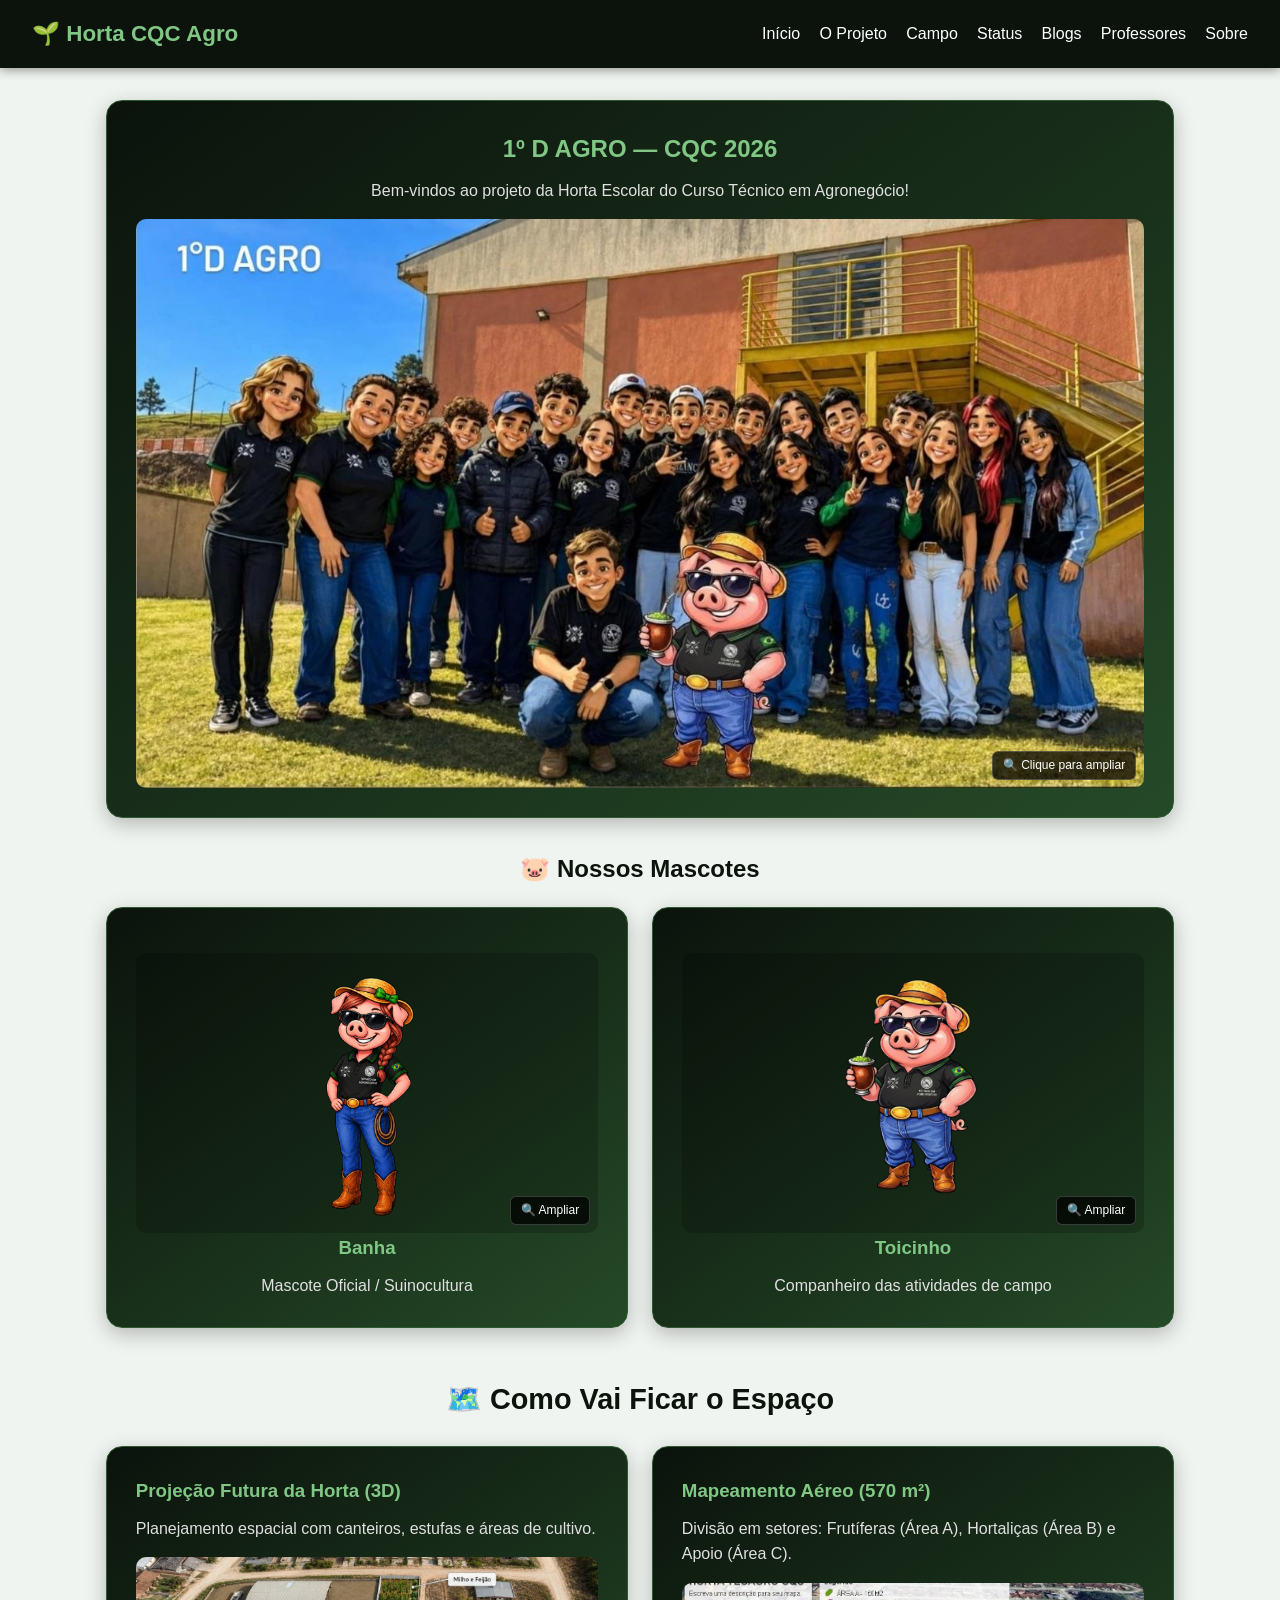
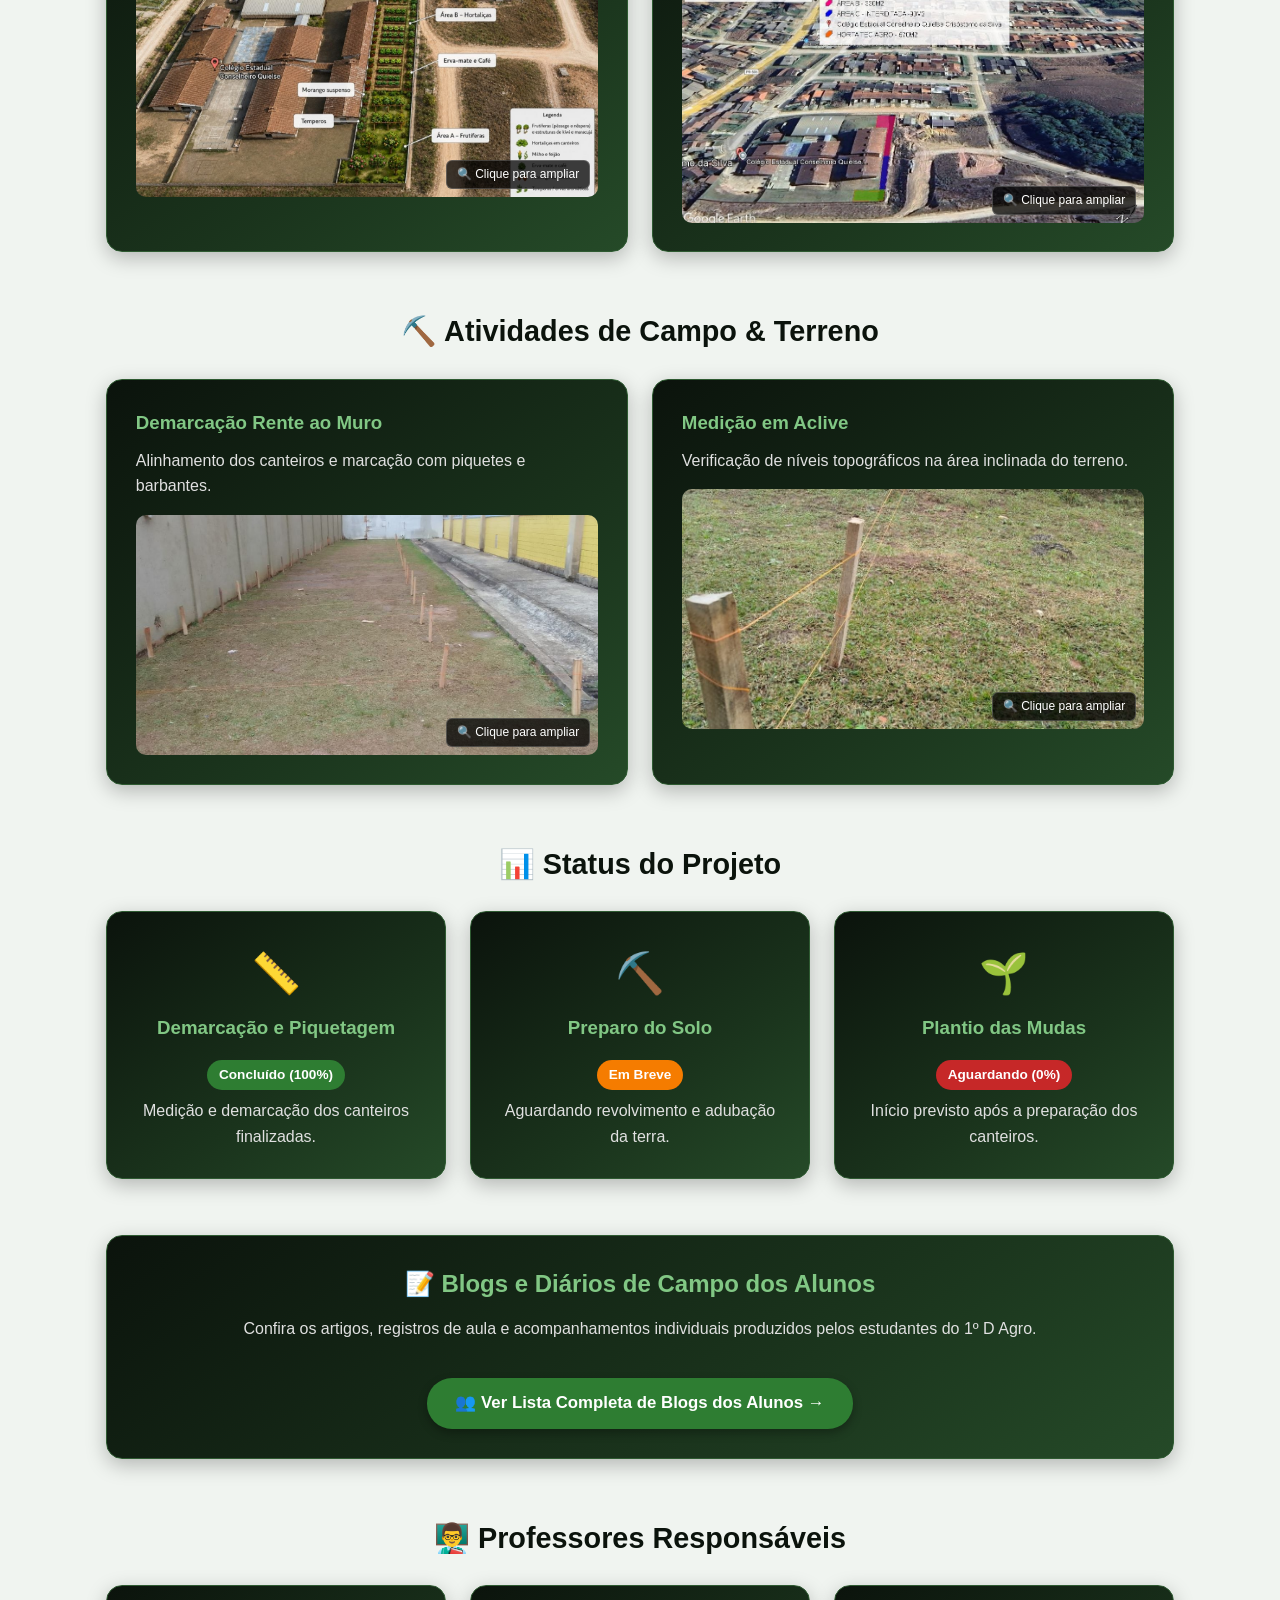
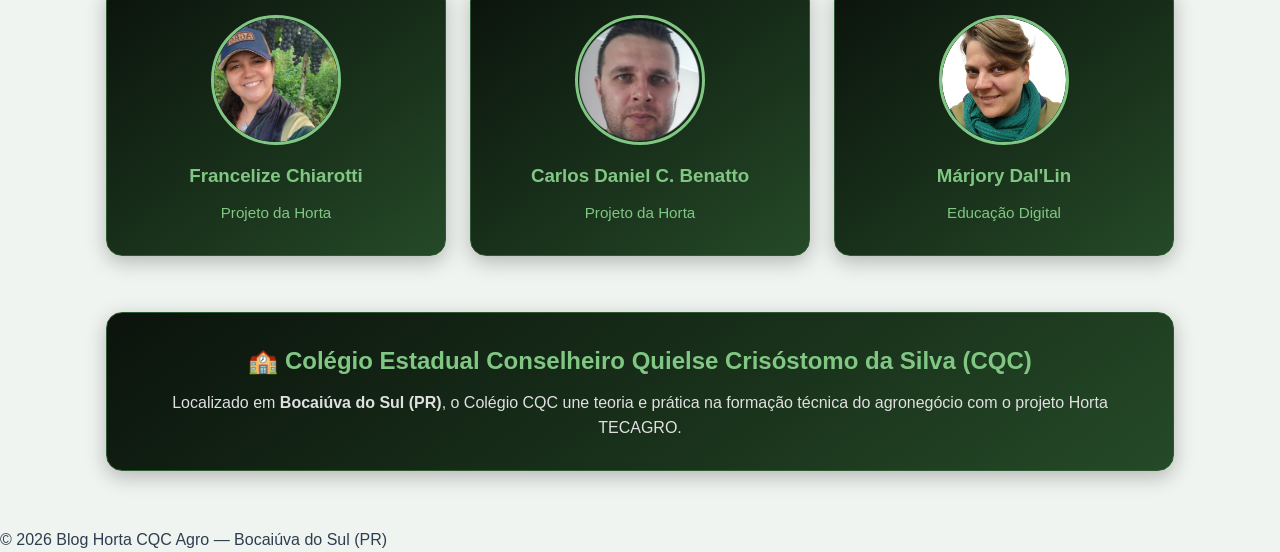
<file: index.html>
<!DOCTYPE html>
<html lang="pt-BR">
<head>
    <meta charset="UTF-8">
    <meta name="viewport" content="width=device-width, initial-scale=1.0">
    <title>Horta CQC Agro 2026</title>
    <link rel="stylesheet" href="style.css">
</head>
<body>

    <!-- CABEÇALHO -->
    <header>
        <div class="logo">🌱 Horta CQC Agro</div>
        <nav>
            <ul>
                <li><a href="#inicio">Início</a></li>
                <li><a href="#projeto-futuro">O Projeto</a></li>
                <li><a href="#campo">Campo</a></li>
                <li><a href="#status">Status</a></li>
                <li><a href="alunos.html">Blogs</a></li>
                <li><a href="#professores">Professores</a></li>
                <li><a href="#colegio">Sobre</a></li>
            </ul>
        </nav>
    </header>

    <main>
        <!-- 1. TURMA E MASCOTES -->
        <section id="inicio" class="hero-section">
            <div class="card-degrade hero-card">
                <h1>1º D AGRO — CQC 2026</h1>
                <p>Bem-vindos ao projeto da Horta Escolar do Curso Técnico em Agronegócio!</p>
                <div class="img-container zoomable">
                    <img src="img/turma-1d-agro.jpg" alt="Turma do 1º D Agro">
                    <span class="zoom-hint">🔍 Clique para ampliar</span>
                </div>
            </div>

            <div class="mascotes-container">
                <h2>🐷 Nossos Mascotes</h2>
                <div class="mascotes-grid">
                    <div class="card-degrade mascote-card">
                        <div class="img-container zoomable img-mascote">
                            <img src="img/banha.png" alt="Mascote Banha">
                            <span class="zoom-hint">🔍 Ampliar</span>
                        </div>
                        <h3>Banha</h3>
                        <p>Mascote Oficial / Suinocultura</p>
                    </div>
                    <div class="card-degrade mascote-card">
                        <div class="img-container zoomable img-mascote">
                            <img src="img/toicinho.png" alt="Mascote Toicinho">
                            <span class="zoom-hint">🔍 Ampliar</span>
                        </div>
                        <h3>Toicinho</h3>
                        <p>Companheiro das atividades de campo</p>
                    </div>
                </div>
            </div>
        </section>

        <!-- 2. COMO VAI FICAR (PROJETOS E MAPEAMENTO) -->
        <section id="projeto-futuro" class="container">
            <h2 class="titulo-secao">🗺️ Como Vai Ficar o Espaço</h2>
            <div class="grid-2col">
                <div class="card-degrade">
                    <h3>Projeção Futura da Horta (3D)</h3>
                    <p>Planejamento espacial com canteiros, estufas e áreas de cultivo.</p>
                    <div class="img-container zoomable img-fixed-height">
                        <img src="img/projeto-futuro.jpg" alt="Projeto futuro da horta em 3D">
                        <span class="zoom-hint">🔍 Clique para ampliar</span>
                    </div>
                </div>
                <div class="card-degrade">
                    <h3>Mapeamento Aéreo (570 m²)</h3>
                    <p>Divisão em setores: Frutíferas (Área A), Hortaliças (Área B) e Apoio (Área C).</p>
                    <div class="img-container zoomable img-fixed-height">
                        <img src="img/mapa-aereo.jpg" alt="Mapa aéreo da Horta CQC">
                        <span class="zoom-hint">🔍 Clique para ampliar</span>
                    </div>
                </div>
            </div>
        </section>

        <!-- 3. PREPARAÇÃO DO SOLO E CAMPO -->
        <section id="campo" class="container">
            <h2 class="titulo-secao">⛏️ Atividades de Campo & Terreno</h2>
            <div class="grid-2col">
                <div class="card-degrade">
                    <h3>Demarcação Rente ao Muro</h3>
                    <p>Alinhamento dos canteiros e marcação com piquetes e barbantes.</p>
                    <div class="img-container zoomable img-fixed-height">
                        <img src="img/demarcacao-muro.jpg" alt="Demarcação dos canteiros ao lado do muro">
                        <span class="zoom-hint">🔍 Clique para ampliar</span>
                    </div>
                </div>
                <div class="card-degrade">
                    <h3>Medição em Aclive</h3>
                    <p>Verificação de níveis topográficos na área inclinada do terreno.</p>
                    <div class="img-container zoomable img-fixed-height">
                        <img src="img/demarcacao-rampa.jpg" alt="Demarcação no terreno em aclive">
                        <span class="zoom-hint">🔍 Clique para ampliar</span>
                    </div>
                </div>
            </div>
        </section>

        <!-- 4. STATUS DA HORTA -->
        <section id="status" class="container">
            <h2 class="titulo-secao">📊 Status do Projeto</h2>
            <div class="grid-3col">
                <div class="card-degrade status-card">
                    <div class="status-icon">📏</div>
                    <h3>Demarcação e Piquetagem</h3>
                    <span class="badge badge-success">Concluído (100%)</span>
                    <p>Medição e demarcação dos canteiros finalizadas.</p>
                </div>
                <div class="card-degrade status-card">
                    <div class="status-icon">⛏️</div>
                    <h3>Preparo do Solo</h3>
                    <span class="badge badge-warning">Em Breve</span>
                    <p>Aguardando revolvimento e adubação da terra.</p>
                </div>
                <div class="card-degrade status-card">
                    <div class="status-icon">🌱</div>
                    <h3>Plantio das Mudas</h3>
                    <span class="badge badge-danger">Aguardando (0%)</span>
                    <p>Início previsto após a preparação dos canteiros.</p>
                </div>
            </div>
        </section>

        <!-- 5. BLOGS DOS ALUNOS (CHAMA A PÁGINA EXCLUSIVA) -->
        <section id="blogs-alunos" class="container">
            <div class="card-degrade colegio-card" style="text-align: center;">
                <h2 style="color: #81c784; margin-bottom: 0.8rem;">📝 Blogs e Diários de Campo dos Alunos</h2>
                <p style="color: #e0e0e0; margin-bottom: 1.5rem;">Confira os artigos, registros de aula e acompanhamentos individuais produzidos pelos estudantes do 1º D Agro.</p>
                
                <a href="alunos.html" class="btn-blog" style="font-size: 1.05rem; padding: 12px 28px;">
                    👥 Ver Lista Completa de Blogs dos Alunos →
                </a>
            </div>
        </section>

        <!-- 6. PROFESSORES RESPONSÁVEIS -->
        <section id="professores" class="container">
            <h2 class="titulo-secao">👨‍🏫 Professores Responsáveis</h2>
            <div class="grid-3col">
                <div class="card-degrade prof-card">
                    <div class="img-container zoomable img-circle">
                        <img src="img/francelize.png" alt="Professora Francelize">
                    </div>
                    <h3>Francelize Chiarotti</h3>
                    <span>Projeto da Horta</span>
                </div>
                <div class="card-degrade prof-card">
                    <div class="img-container zoomable img-circle">
                        <img src="img/carlos.png" alt="Professor Carlos Daniel">
                    </div>
                    <h3>Carlos Daniel C. Benatto</h3>
                    <span>Projeto da Horta</span>
                </div>
                <div class="card-degrade prof-card">
                    <div class="img-container zoomable img-circle">
                        <img src="img/marjory.png" alt="Professora Márjory">
                    </div>
                    <h3>Márjory Dal'Lin</h3>
                    <span>Educação Digital</span>
                </div>
            </div>
        </section>

        <!-- 7. SOBRE O COLÉGIO CQC -->
        <section id="colegio" class="container">
            <div class="card-degrade colegio-card">
                <h2>🏫 Colégio Estadual Conselheiro Quielse Crisóstomo da Silva (CQC)</h2>
                <p>Localizado em <strong>Bocaiúva do Sul (PR)</strong>, o Colégio CQC une teoria e prática na formação técnica do agronegócio com o projeto Horta TECAGRO.</p>
            </div>
        </section>
    </main>

    <footer>
        <p>© 2026 Blog Horta CQC Agro — Bocaiúva do Sul (PR)</p>
    </footer>

    <!-- MODAL DE ZOOM -->
    <div id="modal-imagem" class="modal">
        <span class="fechar">&times;</span>
        <img class="modal-conteudo" id="img-ampliada">
        <div id="legenda-modal"></div>
    </div>

    <script src="script.js"></script>
</body>
</html>
</file>
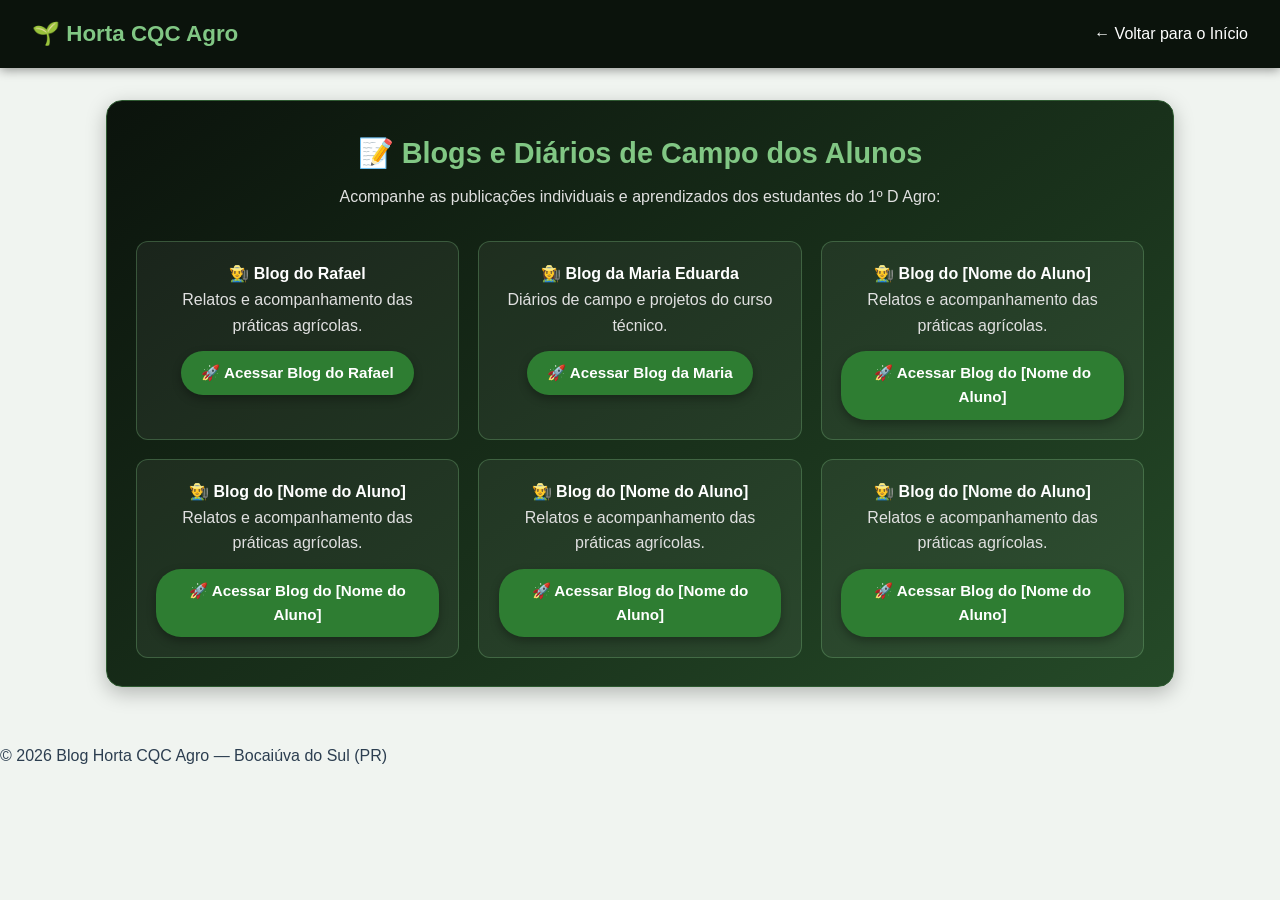
<file: alunos.html>
<!DOCTYPE html>
<html lang="pt-BR">
<head>
    <meta charset="UTF-8">
    <meta name="viewport" content="width=device-width, initial-scale=1.0">
    <title>Blogs dos Alunos — Horta CQC Agro</title>
    <link rel="stylesheet" href="style.css">
</head>
<body>

    <!-- CABEÇALHO -->
    <header>
        <div class="logo">🌱 Horta CQC Agro</div>
        <nav>
            <ul>
                <li><a href="index.html">← Voltar para o Início</a></li>
            </ul>
        </nav>
    </header>

    <main>
        <section class="container" style="margin-top: 1rem;">
            <div class="card-degrade colegio-card">
                <h2 class="titulo-secao" style="color: #81c784; margin-bottom: 0.5rem;">📝 Blogs e Diários de Campo dos Alunos</h2>
                <p style="color: #e0e0e0; margin-bottom: 2rem;">Acompanhe as publicações individuais e aprendizados dos estudantes do 1º D Agro:</p>
                
                <div class="blog-grid-alunos">
                 
                  <!-- BLOG DO RAFAEL -->
                    <div class="card-aluno">
                        <h4>👨‍🌾 Blog do Rafael</h4>
                        <p>Relatos e acompanhamento das práticas agrícolas.</p>
                        <a href="https://santosgodoymaria-source.github.io/blog-horta-Rafael/" target="_blank" rel="noopener noreferrer" class="btn-blog">
                            🚀 Acessar Blog do Rafael
                        </a>
                    </div>

                    <!-- BLOG DA MARIA EDUARDA -->
                    <div class="card-aluno">
                        <h4>👩‍🌾 Blog da Maria Eduarda</h4>
                        <p>Diários de campo e projetos do curso técnico.</p>
                        <a href="https://santosgodoymaria-source.github.io/blog-horta-Maria/" target="_blank" rel="noopener noreferrer" class="btn-blog">
                            🚀 Acessar Blog da Maria
                        </a>
                    </div>


                  <!-- BLOG DO(A) NOVO(A) ALUNO(A) -->
<div class="card-aluno">
    <h4>👨‍🌾 Blog do [Nome do Aluno]</h4>
    <p>Relatos e acompanhamento das práticas agrícolas.</p>
    <a href="COLE_O_LINK_DO_GITHUB_AQUI" target="_blank" rel="noopener noreferrer" class="btn-blog">
        🚀 Acessar Blog do [Nome do Aluno]
    </a>
</div>

                  <!-- BLOG DO(A) NOVO(A) ALUNO(A) -->
<div class="card-aluno">
    <h4>👨‍🌾 Blog do [Nome do Aluno]</h4>
    <p>Relatos e acompanhamento das práticas agrícolas.</p>
    <a href="COLE_O_LINK_DO_GITHUB_AQUI" target="_blank" rel="noopener noreferrer" class="btn-blog">
        🚀 Acessar Blog do [Nome do Aluno]
    </a>
</div>

                  <!-- BLOG DO(A) NOVO(A) ALUNO(A) -->
<div class="card-aluno">
    <h4>👨‍🌾 Blog do [Nome do Aluno]</h4>
    <p>Relatos e acompanhamento das práticas agrícolas.</p>
    <a href="COLE_O_LINK_DO_GITHUB_AQUI" target="_blank" rel="noopener noreferrer" class="btn-blog">
        🚀 Acessar Blog do [Nome do Aluno]
    </a>
</div>

                  <!-- BLOG DO(A) NOVO(A) ALUNO(A) -->
<div class="card-aluno">
    <h4>👨‍🌾 Blog do [Nome do Aluno]</h4>
    <p>Relatos e acompanhamento das práticas agrícolas.</p>
    <a href="COLE_O_LINK_DO_GITHUB_AQUI" target="_blank" rel="noopener noreferrer" class="btn-blog">
        🚀 Acessar Blog do [Nome do Aluno]
    </a>
</div>
                  

                </div>
            </div>
        </section>
    </main>

    <footer>
        <p>© 2026 Blog Horta CQC Agro — Bocaiúva do Sul (PR)</p>
    </footer>

</body>
</html>
</file>
<file: style.css>
/* RESET E CORES PRINCIPAIS */
:root {
    --fundo-pagina: #f0f4f0;       /* Fundo claro da página */
    --texto-escuro: #2c3e50;
    --verde-destaque: #81c784;
}

* {
    margin: 0;
    padding: 0;
    box-sizing: border-box;
    font-family: 'Segoe UI', Tahoma, Geneva, Verdana, sans-serif;
}

body {
    background-color: var(--fundo-pagina);
    color: var(--texto-escuro);
    line-height: 1.6;
}

/* CABEÇALHO */
header {
    background: #0b130c;
    color: #fff;
    padding: 1rem 2rem;
    display: flex;
    justify-content: space-between;
    align-items: center;
    position: sticky;
    top: 0;
    z-index: 100;
    box-shadow: 0 2px 10px rgba(0,0,0,0.4);
}

header .logo {
    font-size: 1.4rem;
    font-weight: bold;
    color: var(--verde-destaque);
}

header nav ul {
    display: flex;
    list-style: none;
    gap: 1.2rem;
}

header nav a {
    color: #fff;
    text-decoration: none;
    font-weight: 500;
    transition: color 0.3s;
}

header nav a:hover {
    color: var(--verde-destaque);
}

/* ESTRUTURA */
main {
    max-width: 1100px;
    margin: 2rem auto;
    padding: 0 1rem;
}

.container {
    margin-bottom: 3.5rem;
}

.titulo-secao {
    text-align: center;
    margin-bottom: 1.5rem;
    color: #0b130c;
    font-size: 1.8rem;
}

/* QUADROS COM DEGRADÊ MARCANTE DE PRETO E VERDE */
.card-degrade {
    background: linear-gradient(145deg, #0b130c 0%, #1a331c 60%, #254a28 100%);
    color: #ffffff;
    padding: 1.8rem;
    border-radius: 16px;
    box-shadow: 0 6px 20px rgba(0, 0, 0, 0.25);
    border: 1px solid #2e5a31;
}

.card-degrade h1, .card-degrade h2, .card-degrade h3 {
    color: var(--verde-destaque);
    margin-bottom: 0.6rem;
}

.card-degrade p {
    color: #e0e0e0;
}

.grid-2col {
    display: grid;
    grid-template-columns: repeat(auto-fit, minmax(320px, 1fr));
    gap: 1.5rem;
}

.grid-3col {
    display: grid;
    grid-template-columns: repeat(auto-fit, minmax(250px, 1fr));
    gap: 1.5rem;
}

/* HERO SECTION (TURMA E MASCOTES) */
.hero-section {
    margin-bottom: 3rem;
}

.hero-card {
    text-align: center;
    margin-bottom: 2rem;
}

.mascotes-container h2 {
    text-align: center;
    margin-bottom: 1.2rem;
    color: #0b130c;
}

.mascotes-grid {
    display: grid;
    grid-template-columns: repeat(auto-fit, minmax(280px, 1fr));
    gap: 1.5rem;
}

.mascote-card {
    text-align: center;
}

/* CONFIGURAÇÃO E AJUSTE DAS IMAGENS */
.img-container {
    position: relative;
    overflow: hidden;
    border-radius: 10px;
    margin-top: 1rem;
    cursor: pointer;
    background: rgba(0, 0, 0, 0.2);
}

.img-container img {
    width: 100%;
    height: 100%;
    display: block;
    transition: transform 0.3s ease;
}

.img-container:hover img {
    transform: scale(1.03);
}

/* CORREÇÃO DOS MASCOTES: NÃO CORTAR A CABEÇA OU CORPO */
.img-mascote {
    height: 280px;
}

.img-mascote img {
    object-fit: contain !important;
    padding: 10px;
}

.zoom-hint {
    position: absolute;
    bottom: 8px;
    right: 8px;
    background: rgba(0, 0, 0, 0.75);
    color: #fff;
    padding: 4px 10px;
    font-size: 0.75rem;
    border-radius: 6px;
    pointer-events: none;
    border: 1px solid rgba(255,255,255,0.2);
}

/* ALTURA PADRONIZADA DAS IMAGENS DE CAMPO */
.img-fixed-height {
    height: 240px;
}

.img-fixed-height img {
    object-fit: cover;
}

.img-circle {
    width: 130px;
    height: 130px;
    border-radius: 50%;
    margin: 0 auto 1rem auto;
    border: 3px solid var(--verde-destaque);
}

.img-circle img {
    object-fit: cover;
    border-radius: 50%;
}

/* STATUS BADGES */
.status-card {
    text-align: center;
}
.status-icon {
    font-size: 2.5rem;
    margin-bottom: 0.5rem;
}
.badge {
    display: inline-block;
    padding: 4px 12px;
    border-radius: 20px;
    font-size: 0.85rem;
    font-weight: bold;
    margin: 0.5rem 0;
}
.badge-success { background: #2e7d32; color: #fff; }
.badge-warning { background: #f57c00; color: #fff; }
.badge-danger { background: #c62828; color: #fff; }

/* PROFESSORES */
.prof-card {
    text-align: center;
}
.prof-card span {
    color: var(--verde-destaque);
    font-size: 0.95rem;
}

/* SEÇÃO BLOG DOS ALUNOS */
.colegio-card {
    text-align: center;
}

.blog-grid-alunos {
    display: grid;
    grid-template-columns: repeat(auto-fit, minmax(240px, 1fr));
    gap: 1.2rem;
    margin-top: 1.2rem;
}

.card-aluno {
    background: rgba(255, 255, 255, 0.05);
    padding: 1.2rem;
    border-radius: 12px;
    border: 1px solid rgba(129, 199, 132, 0.3);
}

.btn-blog {
    display: inline-block;
    background: #2e7d32;
    color: #fff;
    padding: 10px 20px;
    border-radius: 25px;
    text-decoration: none;
    font-weight: bold;
    font-size: 0.95rem;
    margin-top: 0.8rem;
    transition: all 0.3s ease;
    box-shadow: 0 4px 10px rgba(0,0,0,0.3);
}

.btn-blog:hover {
    background: #388e3c;
    transform: translateY(-2px);
}

/* MODAL DE ZOOM DE IMAGEM */
.modal {
    display: none;
    position: fixed;
    z-index: 1000;
    padding-top: 40px;
    left: 0;
    top: 0;
    width: 100%;
    height: 100%;
    background-color: rgba(0,0,0,0.92);
}

.modal-conteudo {
    margin: auto;
    display: block;
    max-width: 90%;
    max-height: 80vh;
    border-radius: 8px;
}

#legenda-modal {
    margin: auto;
    display: block;
    width: 80%;
    text-align: center;
    color: #ccc;
    padding: 12px 0;
}

.fechar {
    position: absolute;
    top: 15px;
    right: 35px;
    color: #f1f1f1;
    font-size: 40px;
    font-weight: bold;
    cursor: pointer;
}

/* RESPONSIVO */
@media (max-width: 600px) {
    header {
        flex-direction: column;
        gap: 0.5rem;
    }
    header nav ul {
        flex-wrap: wrap;
        justify-content: center;
        gap: 0.8rem;
    }
    .img-mascote {
        height: 220px;
    }
}
</file>
